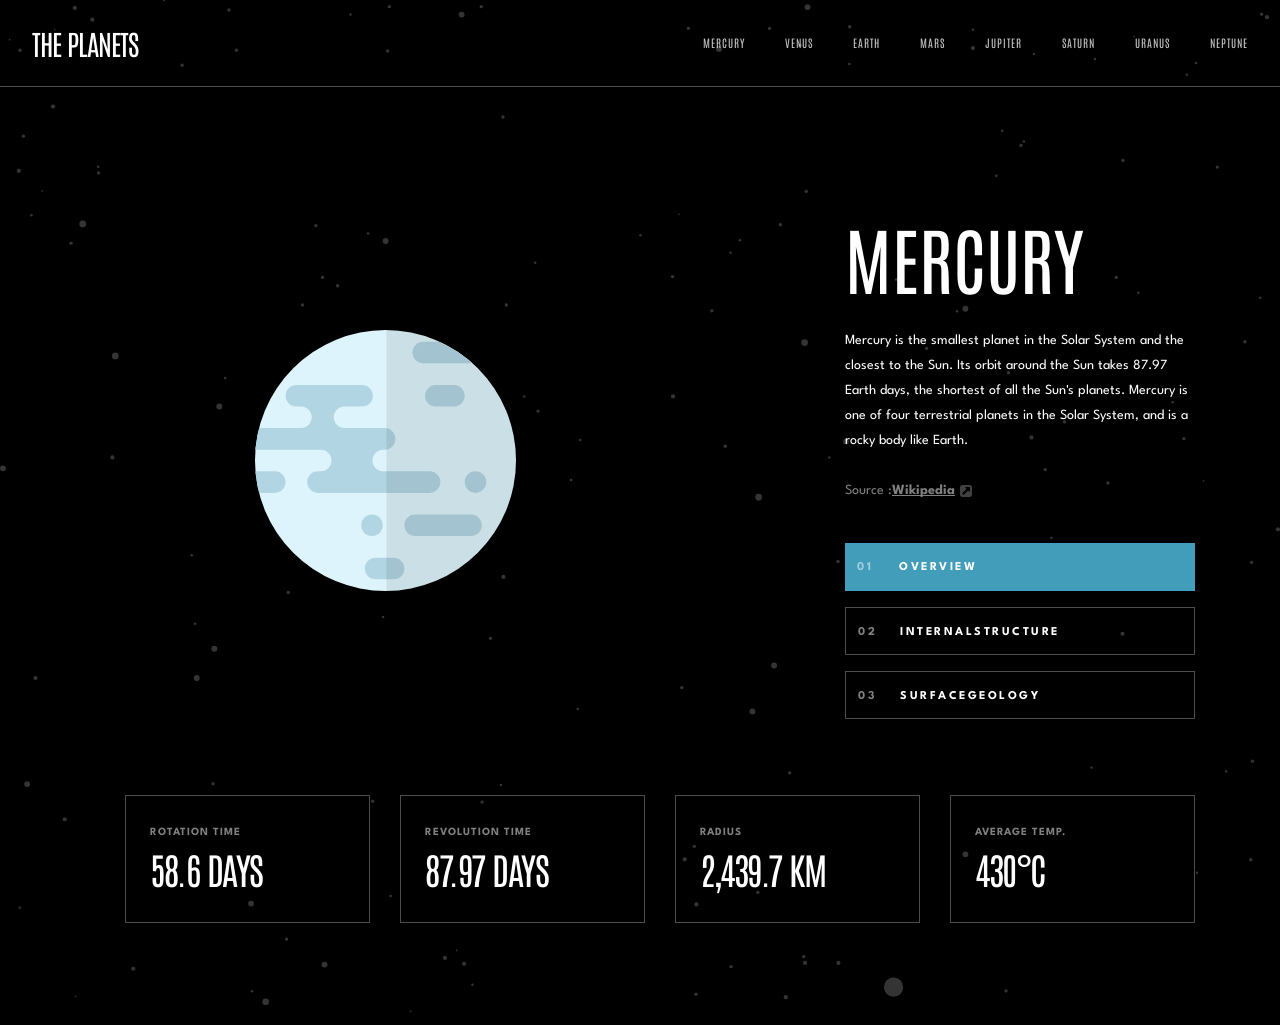
<file: index.html>
<!doctype html>
<html lang="en">
  <head>
    <meta charset="UTF-8" />
    <meta name="viewport" content="width=device-width, initial-scale=1.0" />
    <link rel="preconnect" href="https://fonts.googleapis.com" />
    <link rel="preconnect" href="https://fonts.gstatic.com" crossorigin />
    <link
      href="https://fonts.googleapis.com/css2?family=Antonio&family=League+Spartan:wght@100..900&display=swap"
      rel="stylesheet"
    />
    <link
      rel="icon"
      type="image/png"
      sizes="32x32"
      href="./assets/favicon-32x32.png"
    />

    <title>Frontend Mentor | Planets fact site</title>
    <link rel="stylesheet" href="./css/normalize.css" />
    <link rel="stylesheet" href="./css/style.css" />
  </head>
  <body data-planet="Mercury">
    <div class="planet-container league-spartan-regular">
      <header class="header">
        <div class="header__container antonio-regular">
          <a href="index.html" class="header__logo">the planets</a>
          <button
            id="open__button"
            aria-label="open sidebar"
            aria-expanded="false"
            aria-controls="navbar"
          >
            <svg xmlns="http://www.w3.org/2000/svg" width="24" height="17">
              <g fill="#FFF" fill-rule="evenodd">
                <path d="M0 0h24v3H0zM0 7h24v3H0zM0 14h24v3H0z" />
              </g>
            </svg>
          </button>
          <nav id="navbar">
            <ul>
              <li><a href="#">Mercury</a></li>
              <li><a href="venus.html">Venus</a></li>
              <li><a href="earth.html">Earth</a></li>
              <li><a href="mars.html">Mars</a></li>
              <li><a href="jupiter.html">Jupiter</a></li>
              <li><a href="saturn.html">Saturn</a></li>
              <li><a href="uranus.html">Uranus</a></li>
              <li><a href="neptune.html">Neptune</a></li>
            </ul>
          </nav>
        </div>
      </header>
      <main class="main container">
        <!-- <section class="planet__description">
          <div
            class="planet__images"
            id="tab-panel-1"
            role="tabpanel"
            aria-labelledby="tab-1"
          >
            <img src="./assets/planet-mercury.svg" alt="planet mercury" />
          </div>
          <div
            class="planet__images"
            id="tab-panel-2"
            role="tabpanel"
            aria-labelledby="tab-2"
          >
            <img
              src="./assets/planet-mercury-internal.svg"
              alt="planet mercury internal"
            />
          </div>
          <div
            class="planet__images bg-images"
            id="tab-panel-3"
            role="tabpanel"
            aria-labelledby="tab-3"
          >
            <img src="./assets/planet-mercury.svg" alt="planet mercury" />
          </div>
          <div class="description__content">
            <div
              class="description-text"
              id="tab-info-1"
              role="tabpanel"
              aria-labelledby="tab-1"
            >
              <h1 class="antonio-regular">Mercury</h1>
              <p class="text">
                Mercury is the smallest planet in the Solar System and the
                closest to the Sun. Its orbit around the Sun takes 87.97 Earth
                days, the shortest of all the Sun's planets. Mercury is one of
                four terrestrial planets in the Solar System, and is a rocky
                body like Earth.
              </p>
              <a
                class="links-planet"
                href="https://en.wikipedia.org/wiki/Mercury_(planet)"
                target="_blank"
                >Source :<span class="league-spartan-bold">Wikipedia</span>
              </a>
            </div>
            <div
              class="description-text"
              id="tab-info-2"
              role="tabpanel"
              aria-labelledby="tab-2"
            >
              <h1 class="antonio-regular">Mercury</h1>
              <p class="text">
                Mercury appears to have a solid silicate crust and mantle
                overlying a solid, iron sulfide outer core layer, a deeper
                liquid core layer, and a solid inner core. The planet's density
                is the second highest in the Solar System at 5.427 g/cm3 , only
                slightly less than Earth's density.
              </p>
              <a
                class="links-planet"
                href="https://en.wikipedia.org/wiki/Mercury_(planet)#Internal_structure"
                target="_blank"
                >Source :<span class="league-spartan-bold">Wikipedia</span>
              </a>
            </div>
            <div
              class="description-text"
              id="tab-info-3"
              role="tabpanel"
              aria-labelledby="tab-3"
            >
              <h1 class="antonio-regular">Mercury</h1>
              <p class="text">
                Mercury's surface is similar in appearance to that of the Moon,
                showing extensive mare-like plains and heavy cratering,
                indicating that it has been geologically inactive for billions
                of years. It is more heterogeneous than either Mars's or the
                Moon’s.
              </p>
              <a
                class="links-planet"
                href="https://en.wikipedia.org/wiki/Mercury_(planet)#Surface_geology"
                target="_blank"
                >Source :<span class="league-spartan-bold">Wikipedia</span>
              </a>
            </div>
            <ul class="description-links" role="tablist">
              <li role="presentation">
                <button
                  role="tab"
                  id="tab-1"
                  data-tab-target="tab-panel-1"
                  data-info-target="tab-info-1"
                  aria-selected="false"
                  tabindex="-1"
                >
                  Overview
                </button>
              </li>
              <li role="presentation">
                <button
                  role="tab"
                  id="tab-2"
                  data-tab-target="tab-panel-2"
                  data-info-target="tab-info-2"
                  aria-selected="false"
                  tabindex="-1"
                >
                  <span>Internal</span>Structure
                </button>
              </li>
              <li role="presentation">
                <button
                  role="tab"
                  id="tab-3"
                  data-tab-target="tab-panel-3"
                  data-info-target="tab-info-3"
                  aria-selected="false"
                  tabindex="-1"
                >
                  <span>Surface</span>Geology
                </button>
              </li>
            </ul>
          </div>
        </section> -->
      </main>
      <footer class="footer container">
          <!-- <ul class="antonio-regular">
            <li>
              <span class="league-spartan-bold">Rotation Time</span>58.6 Days
            </li>
            <li>
              <span class="league-spartan-bold">Revolution Time</span>87.97 Days
            </li>
            <li><span class="league-spartan-bold">Radius</span>2,439.7 KM</li>
            <li><span class="league-spartan-bold">Average Temp.</span>430°c</li>
          </ul> -->
      </footer>
    </div>
    <script src="app.js" defer></script>
  </body>
</html>
</file>
<file: css/style.css>
:root {
  --neutral-950: hsl(0, 0%, 0%);
  --neutral-300: hsl(0, 0%, 85%);
  --neutral-0: hsl(0, 0%, 100%);
  --aqua-100: hsl(196, 46%, 79%);
  --aqua-50: hsl(196, 83%, 93%);
  --navy: hsl(240, 67%, 8%);
  --teal: hsl(169, 73%, 44%);
  --purple: hsl(283, 67%, 71%);
  --bronze: hsl(30, 47%, 49%);
  --red: hsl(2, 68%, 53%);
  --orange: hsl(10, 63%, 51%);
  --amber: hsl(33, 82%, 61%);
  --blue: hsl(222, 87%, 56%);
  --sky: hsl(194, 48%, 49%);
}
.league-spartan-regular {
  font-family: "League Spartan", sans-serif;
  font-optical-sizing: auto;
  font-weight: 400;
  font-style: normal;
}
.league-spartan-bold {
  font-family: "League Spartan", sans-serif;
  font-optical-sizing: auto;
  font-weight: 700;
  font-style: normal;
}
.antonio-regular {
  font-family: "Antonio", sans-serif;
  font-optical-sizing: auto;
  font-weight: 400;
  font-style: normal;
}
html {
  box-sizing: border-box;
}

*,
*::before,
*::after {
  box-sizing: border-box;
}
body {
  margin: 0;
  padding: 0;
  font-size: 100%;
  font-weight: 400;
}

img {
  max-width: 100%;
  height: auto;
}
body,
h1,
h2,
h3,
h4,
h5,
h6,
p,
ul,
button {
  margin: 0;
}
button {
  border: none;
  outline: none;
}
a {
  text-decoration: none;
}
ul {
  list-style-type: none;
}
.planet-container {
  max-width: 90rem;
  width: 100%;
  margin: 0 auto;
  min-height: 64.0625rem;
  background-color: var(--neutral-950);
  background-image: url("../assets/background-stars.svg");
  background-repeat: no-repeat;
  background-size: cover;
  color: var(--neutral-0);
  .container {
    max-width: 69.375rem;
    margin-inline: auto;
  }
  .header {
    border-bottom: 1px solid rgba(217, 217, 217, 0.35);
    .header__container {
      padding: 1.5625rem 2rem;
      display: flex;
      align-items: center;
      justify-content: space-between;
      .header__logo {
        font-size: 1.75rem;
        line-height: 130%;
        letter-spacing: -1px;
        text-transform: uppercase;
        color: var(--neutral-0);
      }
      #open__button {
        display: none;
      }
      nav {
        ul {
          margin: 0;
          padding: 0;
          display: flex;
          align-items: center;
          column-gap: 2.5rem;
          li {
            position: relative;
            &:hover::after {
              position: absolute;
              content: "";
              width: 100%;
              height: 2px;
              top: -1.375rem;
              left: 0;
              background-color: aliceblue;
            }
            &:nth-child(1):hover::after {
              background-color: var(--sky);
            }
            &:nth-child(2):hover::after {
              background-color: var(--amber);
            }
            &:nth-child(3):hover::after {
              background-color: var(--purple);
            }
            &:nth-child(4):hover::after {
              background-color: var(--orange);
            }
            &:nth-child(5):hover::after {
              background-color: var(--red);
            }
            &:nth-child(6):hover::after {
              background-color: var(--bronze);
            }
            &:nth-child(7):hover::after {
              background-color: var(--teal);
            }
            &:nth-child(8):hover::after {
              background-color: var(--blue);
            }
            a {
              font-size: 0.6875rem;
              text-transform: uppercase;
              line-height: 225%;
              letter-spacing: 1px;
              color: var(--neutral-0);
              opacity: 0.75;
              transition: opacity 350ms ease-in-out;
              &:hover {
                opacity: 1;
              }
            }
          }
        }
      }
    }
  }
  .main {
    .planet__description {
      margin-block: clamp(94px, calc(79px + 3.333vw), 127px)
        clamp(28px, calc(1.636px + 5.859vw), 86px);
      padding-inline-start: 10.625rem;
      display: flex;
      align-items: center;
      justify-content: space-between;
      .planet__images {
        display: none;
        img {
          width: clamp(111px, calc(29.636px + 18.081vw), 290px);
          height: clamp(111px, calc(29.636px + 18.081vw), 290px);
        }
      }
      .planet__images.bg-images {
        position: relative;
        .geology {
          position: absolute;
          width: clamp(82px, calc(45.182px + 8.182vw), 163px);
          height: clamp(100px, calc(55px + 10vw), 199px);
          top: 14.0625rem;
          left: 4.0625rem;
        }
      }
      .planet__images.active {
        display: block;
      }
      .description__content {
        display: flex;
        flex-direction: column;
        .description-text {
          max-width: clamp(327px, calc(316.545px + 2.323vw), 350px);
          margin-block-end: 40px;
          display: none;
          h1 {
            font-size: clamp(2.5rem, calc(1.364rem + 4.04vw), 5rem);
            line-height: 130%;
            text-transform: uppercase;
            color: var(--neutral-0);
            margin-block-end: 1.4375rem;
          }
          .text {
            font-size: 14px;
            line-height: 180%;
            color: var(--neutral-0);
            margin-block-end: 1.5rem;
          }
          .links-planet {
            font-size: 0.875rem;
            line-height: 180%;
            color: var(--neutral-0);
            mix-blend-mode: normal;
            opacity: 0.5;
            position: relative;
            span {
              font-size: 0.875rem;
              line-height: 180%;
              color: var(--neutral-0);
              text-decoration: underline;
              text-decoration-skip-ink: none;
            }
            &::after {
              position: absolute;
              content: "";
              width: 0.75rem;
              height: 0.75rem;
              background-image: url("../assets/icon-source.svg");
              background-repeat: no-repeat;
              left: 7.1875rem;
              bottom: 0;
            }
          }
        }
        .description-text.active {
          display: block;
        }
        .description-links {
          display: flex;
          flex-direction: column;
          align-items: center;
          row-gap: 1rem;
          padding-inline-start: 0;
          li {
            width: 21.875rem;
            height: 3rem;
            border: 1px solid rgba(217, 217, 217, 0.35);
            padding: 0.75rem 1.5rem;
            cursor: pointer;
            transition: background 450ms ease-in-out;
            position: relative;
            /* Increment the counter for each li */
            counter-increment: numbers;
            &::before {
              position: absolute;
              /* Key change: set format to leading zero */
              content: counter(numbers, decimal-leading-zero);
              left: 0.75rem;
              font-weight: 700;
              font-size: 0.75rem;
              line-height: 210%;
              letter-spacing: 2.5px;
              color: var(--neutral-0);
              mix-blend-mode: normal;
              opacity: 0.5;
            }
            &:hover {
              border: none;
              background: hsl(240, 19%, 24%);
            }
            button {
              border: none;
              background: transparent;
              padding: 0;
              font-weight: 700;
              font-size: 0.75rem;
              line-height: 210%;
              letter-spacing: 2.5px;
              text-transform: uppercase;
              color: var(--neutral-0);
              padding-inline-start: 30px;
              cursor: pointer;
            }
          }
          li:has(button.active) {
            border: none;
            background-color: var(--sky);
          }
        }
      }
    }
  }
  .footer {
    ul {
      display: flex;
      align-items: center;
      column-gap: 1.875rem;
      li {
        width: 15.9375rem;
        height: 8rem;
        border: 1px solid rgba(217, 217, 217, 0.35);
        padding: 1.5rem;
        font-size: clamp(1.25rem, calc(0.682rem + 2.02vw), 2.5rem);
        line-height: 130%;
        letter-spacing: -1.5px;
        text-transform: uppercase;
        color: var(--neutral-0);
        span {
          display: block;
          font-weight: 700;
          font-size: 0.6875rem;
          line-height: 225%;
          letter-spacing: 1px;
          color: #ffffff;
          mix-blend-mode: normal;
          opacity: 0.5;
        }
      }
    }
  }
}

/* 768px */
@media (width <= 48rem) {
  .container {
    max-width: 42.875rem;
  }
  .planet-container {
    .header {
      .header__container {
        flex-direction: column;
        row-gap: 2rem;
        padding: 2rem 3.4375rem;
        nav {
          ul {
            column-gap: 2rem;
          }
        }
      }
    }
    .main {
      .planet__description {
        flex-direction: column;
        padding-inline-start: 0;
        row-gap: 8.125rem;
        .planet__images.bg-images {
          .geology {
            top: 7.8125rem;
            left: 1.875rem;
          }
        }
        .description__content {
          flex-direction: row;
          column-gap: 69px;
          align-items: baseline;
          .description-text {
            margin-block-end: 0;
            .text {
              margin-block-end: 2rem;
            }
          }
          .description-links {
            li {
              width: 17.5625rem;
              height: 2.5rem;
            }
          }
        }
      }
    }
    .footer {
      ul {
        column-gap: 0.625rem;
        li {
          width: 10.25rem;
          height: 5.5rem;
          padding: 1.0625rem 1rem;
        }
      }
    }
  }
}

/* 440px */
@media (width <= 27.5rem) {
  .planet-container {
    .container {
      max-width: 20.4375rem;
    }
    .header {
      .header__container {
        padding: 1rem 1.5rem;
        flex-direction: row;
        #open__button {
          display: block;
          background: transparent;
          cursor: pointer;
        }
        nav {
          position: fixed;
          top: 5rem;
          right: -29.6875rem;
          width: 100%;
          background-color: var(--neutral-950);
          z-index: 10;
          ul {
            flex-direction: column;
            align-items: flex-start;
            padding-inline-start: 1.5rem;
            li {
              border-bottom: 1px solid rgb(255, 255, 255, 0.1);
              max-width: 327px;
              width: 100%;
              display: flex;
              align-items: center;
              min-height: 65px;
              /*COMPLETELY CANCEL THE HOVVER EFFECT FROM THE DESKTOP*/
              &:hover::after {
                /* Reset desktop top: -22px */
                top: 1.5rem;
                /* Fix the mobile circle width */
                width: 1.25rem;
                /* Fix the mobile height of the circle */
                height: 1.25rem;
              }
              &::before {
                position: absolute;
                content: "";
                width: 0.375rem;
                height: 0.5rem;
                background-image: url(../assets/icon-chevron.svg);
                background-repeat: no-repeat;
                top: 1.5rem;
                left: 20.3125rem;
              }
              /* STYLES FOR MOBILE CIRCLE (WITHOUT HOVVER) */
              &::after {
                position: absolute;
                content: "";
                width: 1.25rem;
                height: 1.25rem;
                border-radius: 50%;
                top: 1.5rem;
                left: 0;
                background-color: aliceblue;
              }
              /* The color of the circles is applied IMMEDIATELY, and not on hover */
              &:nth-child(1)::after,
              &:nth-child(1):hover::after {
                background-color: var(--sky);
              }
              &:nth-child(2)::after,
              &:nth-child(2):hover::after {
                background-color: var(--amber);
              }
              &:nth-child(3)::after,
              &:nth-child(3):hover::after {
                background-color: var(--purple);
              }
              &:nth-child(4)::after,
              &:nth-child(4):hover::after {
                background-color: var(--orange);
              }
              &:nth-child(5)::after,
              &:nth-child(5):hover::after {
                background-color: var(--red);
              }
              &:nth-child(6)::after,
              &:nth-child(6):hover::after {
                background-color: var(--bronze);
              }
              &:nth-child(7)::after,
              &:nth-child(7):hover::after {
                background-color: var(--teal);
              }
              &:nth-child(8)::after,
              &:nth-child(8):hover::after {
                background-color: var(--blue);
              }
              a {
                font-size: 0.9375rem;
                line-height: 165%;
                text-align: center;
                letter-spacing: 1.35px;
                color: var(--neutral-0);
                opacity: 1;
                padding-inline-start: 2.8125rem;
                /* Reset the link transparency change when hovering on mobile */
                &:hover {
                  opacity: 1;
                }
              }
            }
          }
        }
        nav.show {
          right: 0;
        }
      }
    }
    .main {
      .planet__description {
        row-gap: 6.125rem;
        .planet__images.bg-images {
          .geology {
            top: 5.3125rem;
            left: 0.9375rem;
          }
        }
        .description__content {
          text-align: center;
          .description-text {
            h1 {
              margin-block-end: 1rem;
            }
          }
          .description-links {
            max-width: 21rem;
            width: 100%;
            flex-direction: row;
            justify-content: space-between;
            gap: 3rem 0;
            position: absolute;
            top: 4.6875rem;
            border-bottom: 1px solid rgba(217, 217, 217, 0.35);
            li {
              width: 5rem;
              height: 1.5625rem;
              border: none;
              padding: 0;
              &::before {
                display: none;
              }
              &:hover {
                border: none;
                background: transparent;
              }
              button {
                font-size: 0.5625rem;
                line-height: 275%;
                text-align: center;
                letter-spacing: 2px;
                padding: 0;
                mix-blend-mode: normal;
                opacity: 0.5;
                span {
                  display: none;
                }
              }
            }

            li:has(button.active) {
              border: none;
              background-color: transparent;
              border-bottom: 2px solid var(--sky);
              opacity: 1;
            }
          }
        }
      }
    }
    .footer {
      ul {
        flex-direction: column;
        gap: 8px 0;
        padding: 0;
        li {
          width: 20.4375rem;
          height: 3rem;
          padding: 0.6875rem 1.5rem;
          display: flex;
          align-items: center;
          justify-content: space-between;
        }
      }
    }
  }
}
</file>
